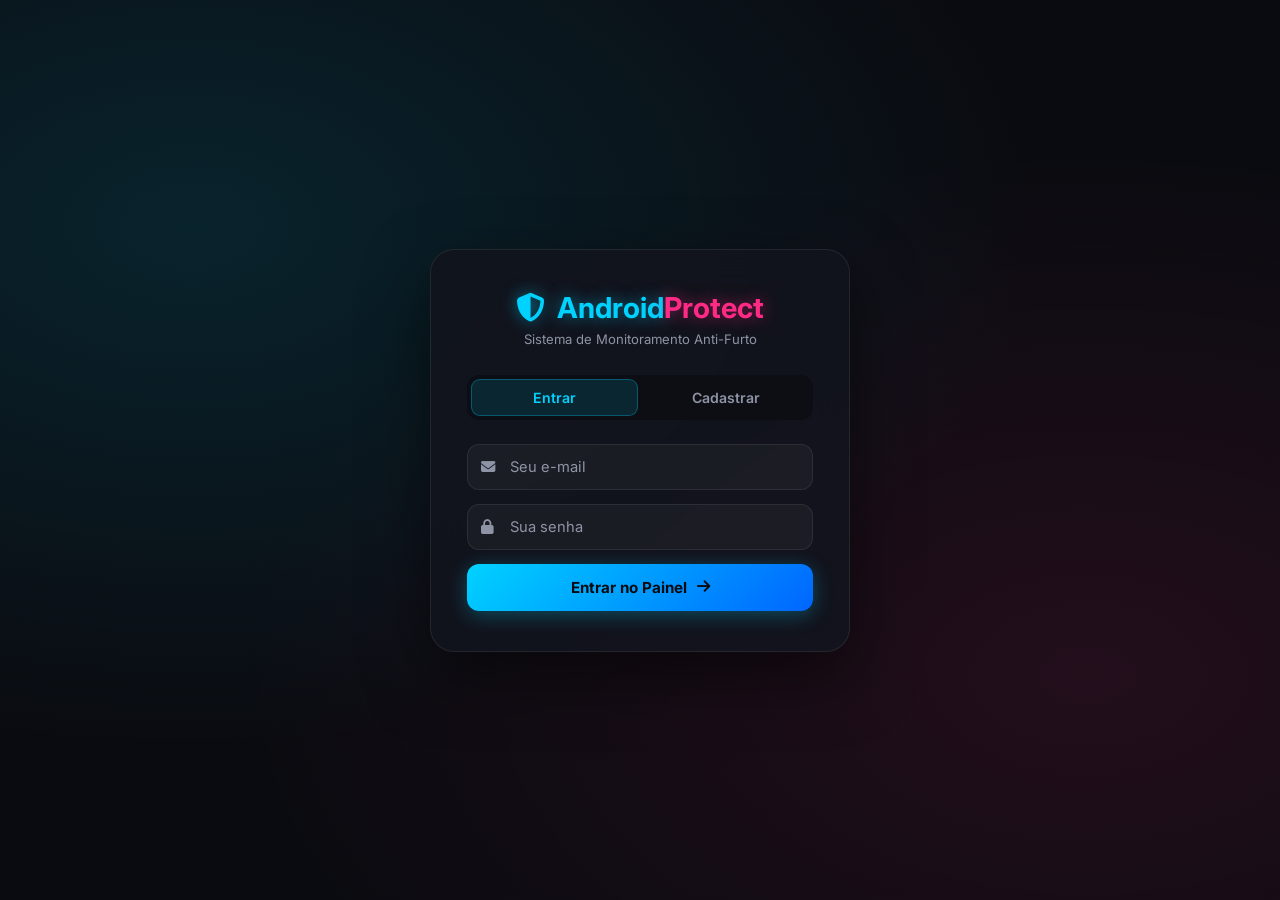
<file: server/src/main/resources/static/login.html>
<!DOCTYPE html>
<html lang="pt-BR">
<head>
    <meta charset="UTF-8">
    <meta name="viewport" content="width=device-width, initial-scale=1.0">
    <title>AndroidProtect — Acesso</title>
    <link href="https://fonts.googleapis.com/css2?family=Inter:wght@300;400;500;600;700&display=swap" rel="stylesheet">
    <link rel="stylesheet" href="https://cdnjs.cloudflare.com/ajax/libs/font-awesome/6.4.0/css/all.min.css">
    <link rel="stylesheet" href="login.css">
</head>
<body>
    <div class="login-bg">
        <div class="login-card">
            <!-- Logo -->
            <div class="login-logo">
                <i class="fa-solid fa-shield-halved"></i>
                <span>Android<span class="pink">Protect</span></span>
            </div>
            <p class="login-sub">Sistema de Monitoramento Anti-Furto</p>

            <!-- Tabs -->
            <div class="tab-row">
                <button class="tab active" id="tab-login" onclick="switchTab('login')">Entrar</button>
                <button class="tab" id="tab-register" onclick="switchTab('register')">Cadastrar</button>
            </div>

            <!-- Login Form -->
            <form id="form-login" onsubmit="doLogin(event)">
                <div class="field">
                    <i class="fa-solid fa-envelope"></i>
                    <input type="email" id="login-email" placeholder="Seu e-mail" required autocomplete="email">
                </div>
                <div class="field">
                    <i class="fa-solid fa-lock"></i>
                    <input type="password" id="login-pass" placeholder="Sua senha" required autocomplete="current-password">
                </div>
                <div id="login-error" class="form-error" style="display:none"></div>
                <button type="submit" class="btn-submit" id="login-btn">
                    <span>Entrar no Painel</span>
                    <i class="fa-solid fa-arrow-right"></i>
                </button>
            </form>

            <!-- Register Form -->
            <form id="form-register" style="display:none" onsubmit="doRegister(event)">
                <div class="trial-banner">
                    <i class="fa-solid fa-gift"></i>
                    <span><strong>30 dias grátis</strong> · 5 aparelhos · Acesso completo · Sem cartão</span>
                </div>
                <div class="field">
                    <i class="fa-solid fa-user"></i>
                    <input type="text" id="reg-name" placeholder="Seu nome" required autocomplete="name">
                </div>
                <div class="field">
                    <i class="fa-solid fa-envelope"></i>
                    <input type="email" id="reg-email" placeholder="Seu e-mail" required autocomplete="email">
                </div>
                <div class="field">
                    <i class="fa-solid fa-lock"></i>
                    <input type="password" id="reg-pass" placeholder="Criar senha (mín. 6 caracteres)" required autocomplete="new-password" minlength="6">
                </div>
                <div class="field">
                    <i class="fa-solid fa-lock"></i>
                    <input type="password" id="reg-pass2" placeholder="Confirmar senha" required autocomplete="new-password">
                </div>
                <div id="reg-error" class="form-error" style="display:none"></div>
                <button type="submit" class="btn-submit" id="reg-btn">
                    <span>Criar Conta</span>
                    <i class="fa-solid fa-user-plus"></i>
                </button>
            </form>

            <!-- Success: show link token -->
            <div id="success-panel" style="display:none">
                <div class="success-icon"><i class="fa-solid fa-circle-check"></i></div>
                <h3 class="success-title">Conta criada com sucesso!</h3>
                <p class="success-desc" style="color:#00e676;font-weight:600;margin-bottom:4px">
                    <i class="fa-solid fa-gift"></i> 30 dias grátis · 5 aparelhos liberados!
                </p>
                <p class="success-desc">Seu código de vinculação do aparelho é:</p>
                <div class="link-token-box" id="link-token-display"></div>
                <p class="success-hint">
                    <i class="fa-solid fa-info-circle"></i>
                    Digite este código no app AndroidProtect no seu celular para vincular o aparelho à sua conta.
                </p>
                <button class="btn-submit" id="go-panel-btn" onclick="window.location.href='/'">
                    <span>Acessar o Painel</span>
                    <i class="fa-solid fa-arrow-right"></i>
                </button>
                <p style="text-align:center;font-size:.78rem;color:var(--sub);margin-top:10px" id="redirect-hint">
                    Redirecionando automaticamente em <span id="redirect-countdown">5</span>s…
                </p>
            </div>
        </div>
    </div>
    <script src="login.js"></script>
</body>
</html>
</file>
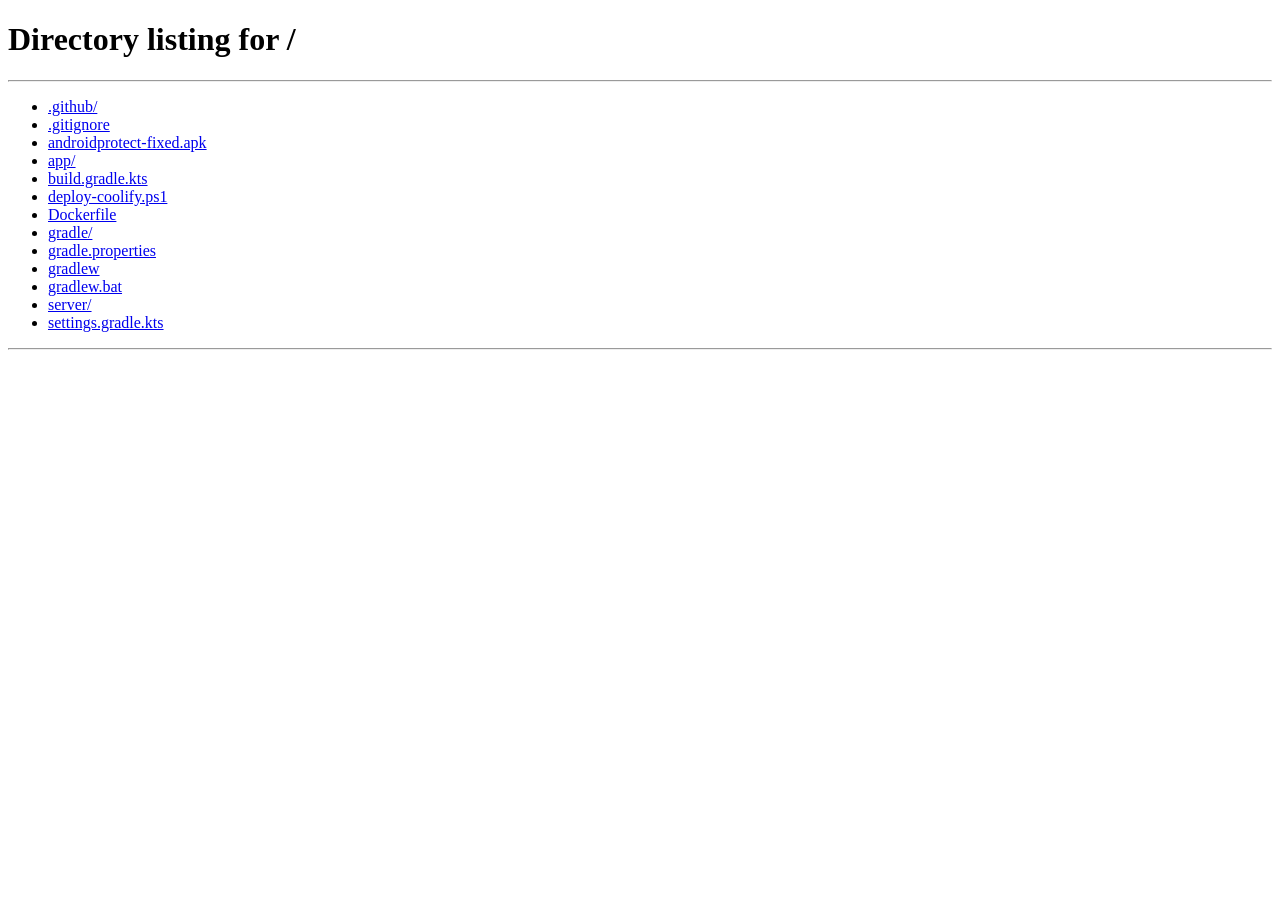
<file: server/src/main/resources/static/planos.html>
<!DOCTYPE html>
<html lang="pt-BR">
<head>
<meta charset="UTF-8">
<meta name="viewport" content="width=device-width,initial-scale=1">
<title>Planos – AndroidProtect</title>
<link rel="preconnect" href="https://fonts.googleapis.com">
<link href="https://fonts.googleapis.com/css2?family=Inter:wght@400;500;600;700;800&display=swap" rel="stylesheet">
<style>
*{box-sizing:border-box;margin:0;padding:0}
:root{--bg:#0f172a;--surface:#1e293b;--border:#334155;--accent:#6366f1;--green:#10b981;--yellow:#f59e0b;--red:#ef4444;--text:#f1f5f9;--sub:#94a3b8}
body{font-family:'Inter',sans-serif;background:var(--bg);color:var(--text);min-height:100vh}
.topbar{background:var(--surface);border-bottom:1px solid var(--border);padding:14px 24px;display:flex;align-items:center;justify-content:space-between}
.topbar .logo{font-weight:800;font-size:1.1rem;color:#fff;display:flex;align-items:center;gap:8px}
.topbar .logo span{background:var(--accent);border-radius:8px;padding:4px 8px;font-size:.9rem}
.topbar .user-info{color:var(--sub);font-size:.85rem}
.container{max-width:1000px;margin:0 auto;padding:32px 20px}
.status-card{background:var(--surface);border:1px solid var(--border);border-radius:16px;padding:24px;margin-bottom:32px;display:flex;align-items:center;gap:20px}
.status-icon{width:48px;height:48px;border-radius:50%;display:flex;align-items:center;justify-content:center;font-size:1.5rem;flex-shrink:0}
.status-icon.trial{background:rgba(245,158,11,.15)}
.status-icon.active{background:rgba(16,185,129,.15)}
.status-icon.expired{background:rgba(239,68,68,.15)}
.status-icon.none{background:rgba(99,102,241,.15)}
.status-text h2{font-size:1rem;font-weight:600;margin-bottom:4px}
.status-text p{color:var(--sub);font-size:.85rem}
.badge{display:inline-block;padding:3px 10px;border-radius:20px;font-size:.75rem;font-weight:600}
.badge.trial{background:rgba(245,158,11,.15);color:var(--yellow)}
.badge.active{background:rgba(16,185,129,.15);color:var(--green)}
.badge.expired{background:rgba(239,68,68,.15);color:var(--red)}
.section-title{font-size:1.25rem;font-weight:700;margin-bottom:20px}
.plans-grid{display:grid;grid-template-columns:repeat(auto-fit,minmax(220px,1fr));gap:20px;margin-bottom:40px}
.plan-card{background:var(--surface);border:1px solid var(--border);border-radius:16px;padding:24px;cursor:pointer;transition:all .2s;position:relative}
.plan-card:hover{border-color:var(--accent);transform:translateY(-2px)}
.plan-card.selected{border-color:var(--accent);background:rgba(99,102,241,.07)}
.plan-card.featured{border-color:var(--accent)}
.plan-badge{position:absolute;top:-10px;left:50%;transform:translateX(-50%);background:var(--accent);color:#fff;font-size:.7rem;font-weight:700;padding:3px 12px;border-radius:20px;white-space:nowrap}
.plan-name{font-weight:700;font-size:1rem;margin-bottom:4px}
.plan-price{font-size:1.75rem;font-weight:800;color:var(--accent);margin-bottom:4px}
.plan-price span{font-size:.9rem;font-weight:400;color:var(--sub)}
.plan-duration{color:var(--sub);font-size:.8rem;margin-bottom:12px}
.plan-devices{font-size:.82rem;color:var(--sub);padding-top:12px;border-top:1px solid var(--border)}
.btn{display:inline-flex;align-items:center;justify-content:center;gap:8px;padding:12px 24px;border-radius:10px;font-weight:600;font-size:.9rem;cursor:pointer;border:none;transition:all .2s}
.btn-primary{background:var(--accent);color:#fff}
.btn-primary:hover{background:#4f46e5}
.btn-outline{background:transparent;color:var(--sub);border:1px solid var(--border)}
.btn-outline:hover{border-color:var(--accent);color:var(--accent)}
.btn:disabled{opacity:.5;cursor:not-allowed}
.pay-section{background:var(--surface);border:1px solid var(--border);border-radius:16px;padding:28px;margin-top:8px}
.pay-section h3{font-size:1rem;font-weight:700;margin-bottom:20px}
.pix-box{text-align:center}
.pix-qr{border-radius:12px;margin-bottom:16px;max-width:200px;border:4px solid #fff}
.pix-code-area{background:var(--bg);border:1px solid var(--border);border-radius:10px;padding:12px;margin-bottom:16px;word-break:break-all;font-size:.75rem;color:var(--sub);max-height:80px;overflow:auto}
.pix-copy-btn{width:100%;margin-bottom:12px}
.pix-status{font-size:.82rem;color:var(--sub);display:flex;align-items:center;gap:6px;justify-content:center}
.pix-status .dot{width:8px;height:8px;border-radius:50%;background:var(--yellow);animation:pulse 1.5s infinite}
@keyframes pulse{0%,100%{opacity:1}50%{opacity:.3}}
.success-anim{text-align:center;padding:32px}
.success-anim .check{font-size:3rem;margin-bottom:12px}
.success-anim h3{font-weight:700;font-size:1.2rem;margin-bottom:6px}
.success-anim p{color:var(--sub);font-size:.9rem}
.loader{width:20px;height:20px;border:2px solid rgba(255,255,255,.3);border-top-color:#fff;border-radius:50%;animation:spin .7s linear infinite}
@keyframes spin{to{transform:rotate(360deg)}}
</style>
</head>
<body>
<div class="topbar">
  <div class="logo"><span>AP</span> AndroidProtect</div>
  <div class="user-info" id="topUserInfo">Carregando…</div>
</div>

<div class="container">
  <!-- Status atual -->
  <div class="status-card" id="statusCard" style="display:none">
    <div class="status-icon" id="statusIcon">⏳</div>
    <div class="status-text">
      <div id="statusBadge"></div>
      <h2 id="statusTitle" style="margin-top:6px"></h2>
      <p id="statusSub"></p>
    </div>
  </div>

  <div class="section-title">Escolha seu plano</div>
  <div class="plans-grid" id="plansGrid"></div>

  <!-- Pagamento PIX -->
  <div class="pay-section" id="paySection" style="display:none">
    <h3 id="payTitle">Pagamento via PIX</h3>
    <div class="pix-box" id="pixBox">
      <div style="color:var(--sub);font-size:.9rem">Gerando cobrança…</div>
    </div>
    <div class="success-anim" id="successBox" style="display:none">
      <div class="check">✅</div>
      <h3>Pagamento confirmado!</h3>
      <p>Seu plano foi ativado com sucesso.</p>
      <button class="btn btn-primary" style="margin-top:20px" onclick="location.href='/'">Ir para o painel</button>
    </div>
  </div>
</div>

<script>
const API = '';
let authToken = localStorage.getItem('authToken') || localStorage.getItem('token') || '';
let selectedPlanId = null;
let currentPaymentId = null;
let pollInterval = null;

async function api(method, path, body) {
  const opts = { method, headers: { 'Content-Type': 'application/json' } };
  if (authToken) opts.headers['Authorization'] = 'Bearer ' + authToken;
  if (body) opts.body = JSON.stringify(body);
  const r = await fetch(API + path, opts);
  return r.json();
}

async function init() {
  if (!authToken) { location.href = '/'; return; }
  try {
    const me = await api('GET', '/api/auth/me');
    if (me.error) { localStorage.clear(); location.href = '/'; return; }
    document.getElementById('topUserInfo').textContent = me.email || me.username || '';
    await loadStatus();
    await loadPlans();
  } catch(e) { location.href = '/'; }
}

async function loadStatus() {
  const s = await api('GET', '/api/subscription/status');
  const card = document.getElementById('statusCard');
  card.style.display = 'flex';
  const icon = document.getElementById('statusIcon');
  const badge = document.getElementById('statusBadge');
  const title = document.getElementById('statusTitle');
  const sub = document.getElementById('statusSub');
  if (s.status === 'trial') {
    icon.className = 'status-icon trial'; icon.textContent = '⏳';
    badge.innerHTML = '<span class="badge trial">Trial Gratuito</span>';
    title.textContent = s.daysRemaining + ' dia(s) restante(s) no trial';
    sub.textContent = 'Assine um plano para continuar monitorando após o período gratuito.';
  } else if (s.status === 'active') {
    icon.className = 'status-icon active'; icon.textContent = '✅';
    badge.innerHTML = '<span class="badge active">Ativo — ' + (s.plan?.name || '') + '</span>';
    title.textContent = s.daysRemaining + ' dia(s) restante(s)';
    sub.textContent = 'Seu plano está ativo. Obrigado!';
  } else if (s.status === 'expired') {
    icon.className = 'status-icon expired'; icon.textContent = '🔴';
    badge.innerHTML = '<span class="badge expired">Expirado</span>';
    title.textContent = 'Acesso encerrado';
    sub.textContent = 'Seu trial ou plano expirou. Renove para continuar.';
  } else {
    icon.className = 'status-icon none'; icon.textContent = '💳';
    badge.innerHTML = '<span class="badge trial">Sem plano</span>';
    title.textContent = 'Sem assinatura ativa';
    sub.textContent = 'Escolha um plano abaixo para começar.';
  }
}

async function loadPlans() {
  const plans = await api('GET', '/api/plans');
  const grid = document.getElementById('plansGrid');
  grid.innerHTML = '';
  plans.forEach(p => {
    const card = document.createElement('div');
    card.className = 'plan-card';
    card.dataset.id = p.id;
    card.innerHTML = `
      <div class="plan-name">${p.name}</div>
      <div class="plan-price">R$ ${p.priceStr}<span>/ ${p.durationDays >= 365 ? 'ano' : p.durationDays >= 180 ? '6 meses' : p.durationDays >= 90 ? '3 meses' : 'mês'}</span></div>
      <div class="plan-duration">${p.durationDays} dias de acesso</div>
      <div class="plan-devices">Até ${p.maxDevices} dispositivo(s)</div>
    `;
    card.addEventListener('click', () => selectPlan(p));
    grid.appendChild(card);
  });
}

function selectPlan(p) {
  selectedPlanId = p.id;
  document.querySelectorAll('.plan-card').forEach(c => c.classList.remove('selected'));
  document.querySelector(`.plan-card[data-id="${p.id}"]`)?.classList.add('selected');
  showPaySection(p);
}

async function showPaySection(p) {
  const section = document.getElementById('paySection');
  const pixBox = document.getElementById('pixBox');
  const title = document.getElementById('payTitle');
  title.textContent = `Pagamento — ${p.name} (R$ ${p.priceStr})`;
  section.style.display = 'block';
  document.getElementById('successBox').style.display = 'none';
  pixBox.style.display = 'block';
  pixBox.innerHTML = '<div style="color:var(--sub);display:flex;align-items:center;gap:8px;justify-content:center"><div class="loader"></div> Gerando cobrança PIX…</div>';
  section.scrollIntoView({ behavior: 'smooth' });

  const result = await api('POST', '/api/subscription/pay', { planId: String(p.id) });
  if (result.error) {
    pixBox.innerHTML = `<div style="color:var(--red)">${result.error}</div>`;
    return;
  }

  if (result.status === 'paid') {
    showSuccess();
    return;
  }

  currentPaymentId = result.paymentId;
  renderPix(result);
  startPolling();
}

function renderPix(r) {
  const pixBox = document.getElementById('pixBox');
  const qrHtml = r.pixQrcode
    ? `<img src="${r.pixQrcode}" class="pix-qr" alt="QR Code PIX">`
    : '<div style="color:var(--sub);font-size:.85rem;margin-bottom:16px">QR code não disponível. Use o código abaixo.</div>';
  pixBox.innerHTML = `
    ${qrHtml}
    <div style="font-size:.9rem;font-weight:600;margin-bottom:10px">Valor: <strong>R$ ${r.amountStr}</strong></div>
    ${r.pixCode ? `
    <div class="pix-code-area" id="pixCodeText">${r.pixCode}</div>
    <button class="btn btn-primary pix-copy-btn" onclick="copyPix()">📋 Copiar código PIX</button>` : ''}
    <div class="pix-status"><div class="dot"></div> Aguardando pagamento…</div>
    <div style="color:var(--sub);font-size:.78rem;margin-top:8px">O código expira em 1 hora. Após o pagamento, a ativação é automática.</div>
  `;
}

function copyPix() {
  const code = document.getElementById('pixCodeText')?.textContent || '';
  navigator.clipboard.writeText(code).then(() => alert('Código copiado!'));
}

function startPolling() {
  clearInterval(pollInterval);
  pollInterval = setInterval(async () => {
    if (!currentPaymentId) return;
    const r = await api('GET', `/api/payment/${currentPaymentId}`);
    if (r.status === 'paid') { clearInterval(pollInterval); showSuccess(); }
  }, 5000);
}

function showSuccess() {
  document.getElementById('pixBox').style.display = 'none';
  document.getElementById('successBox').style.display = 'block';
  loadStatus();
}

init();
</script>
</body>
</html>
</file>
<file: server/src/main/resources/static/login.css>
* { margin: 0; padding: 0; box-sizing: border-box; }

:root {
    --bg: #0a0b10;
    --card: rgba(18, 20, 29, 0.9);
    --border: rgba(255,255,255,0.08);
    --blue: #00d2ff;
    --pink: #ff2a85;
    --text: #f1f2f6;
    --sub: #8e94a5;
}

body {
    font-family: 'Inter', sans-serif;
    background: var(--bg);
    min-height: 100vh;
    display: flex;
    align-items: center;
    justify-content: center;
    background-image:
        radial-gradient(at 15% 25%, rgba(0,210,255,0.12) 0, transparent 55%),
        radial-gradient(at 85% 75%, rgba(255,42,133,0.10) 0, transparent 55%);
}

.login-bg {
    width: 100%;
    min-height: 100vh;
    display: flex;
    align-items: center;
    justify-content: center;
    padding: 20px;
}

.login-card {
    background: var(--card);
    border: 1px solid var(--border);
    border-radius: 24px;
    padding: 40px 36px;
    width: 100%;
    max-width: 420px;
    backdrop-filter: blur(16px);
    box-shadow: 0 24px 64px rgba(0,0,0,0.5);
    animation: cardIn 0.35s cubic-bezier(0.4,0,0.2,1);
}

@keyframes cardIn {
    from { opacity: 0; transform: translateY(20px); }
    to   { opacity: 1; transform: none; }
}

/* ── Logo ── */
.login-logo {
    display: flex;
    align-items: center;
    gap: 12px;
    font-size: 1.8rem;
    font-weight: 700;
    color: var(--blue);
    text-shadow: 0 0 16px rgba(0,210,255,0.5);
    margin-bottom: 6px;
    justify-content: center;
}
.login-logo .pink { color: var(--pink); text-shadow: 0 0 16px rgba(255,42,133,0.5); }
.login-sub {
    text-align: center;
    color: var(--sub);
    font-size: 0.82rem;
    margin-bottom: 28px;
}

/* ── Tabs ── */
.tab-row {
    display: flex;
    gap: 4px;
    background: rgba(0,0,0,0.3);
    border-radius: 12px;
    padding: 4px;
    margin-bottom: 24px;
}
.tab {
    flex: 1;
    background: none;
    border: none;
    color: var(--sub);
    padding: 10px;
    border-radius: 9px;
    font-size: 0.88rem;
    font-weight: 600;
    cursor: pointer;
    transition: all 0.2s;
    font-family: 'Inter', sans-serif;
}
.tab.active {
    background: rgba(0,210,255,0.12);
    color: var(--blue);
    box-shadow: inset 0 0 0 1px rgba(0,210,255,0.3);
}

/* ── Fields ── */
.field {
    position: relative;
    margin-bottom: 14px;
}
.field i {
    position: absolute;
    left: 14px;
    top: 50%;
    transform: translateY(-50%);
    color: var(--sub);
    font-size: 0.9rem;
    pointer-events: none;
}
.field input {
    width: 100%;
    background: rgba(255,255,255,0.04);
    border: 1px solid var(--border);
    border-radius: 12px;
    padding: 13px 14px 13px 42px;
    color: var(--text);
    font-size: 0.92rem;
    font-family: 'Inter', sans-serif;
    outline: none;
    transition: border-color 0.2s, box-shadow 0.2s;
}
.field input:focus {
    border-color: var(--blue);
    box-shadow: 0 0 0 3px rgba(0,210,255,0.1);
}
.field input::placeholder { color: var(--sub); }

/* ── Submit button ── */
.btn-submit {
    width: 100%;
    background: linear-gradient(135deg, var(--blue), #0066ff);
    border: none;
    border-radius: 12px;
    padding: 14px;
    color: #0a0b10;
    font-size: 0.95rem;
    font-weight: 700;
    font-family: 'Inter', sans-serif;
    cursor: pointer;
    display: flex;
    align-items: center;
    justify-content: center;
    gap: 10px;
    margin-top: 6px;
    transition: opacity 0.2s, transform 0.15s, box-shadow 0.2s;
    box-shadow: 0 4px 20px rgba(0,210,255,0.3);
}
.btn-submit:hover { opacity: 0.9; transform: translateY(-1px); }
.btn-submit:active { transform: none; }
.btn-submit:disabled { opacity: 0.5; cursor: not-allowed; transform: none; }

/* ── Error ── */
.form-error {
    background: rgba(255,56,56,0.1);
    border: 1px solid rgba(255,56,56,0.3);
    border-radius: 10px;
    color: #ff6b6b;
    font-size: 0.82rem;
    padding: 10px 14px;
    margin-bottom: 12px;
}

/* ── Success panel ── */
.success-icon {
    text-align: center;
    font-size: 3rem;
    color: #39ff14;
    text-shadow: 0 0 20px rgba(57,255,20,0.5);
    margin-bottom: 12px;
}
.success-title {
    text-align: center;
    font-size: 1.1rem;
    color: var(--text);
    margin-bottom: 8px;
}
.success-desc {
    text-align: center;
    color: var(--sub);
    font-size: 0.85rem;
    margin-bottom: 14px;
}
.link-token-box {
    background: rgba(0,0,0,0.4);
    border: 2px solid var(--blue);
    border-radius: 14px;
    padding: 18px;
    text-align: center;
    font-size: 2rem;
    font-weight: 800;
    letter-spacing: 6px;
    color: var(--blue);
    text-shadow: 0 0 16px rgba(0,210,255,0.6);
    font-family: 'JetBrains Mono', 'Courier New', monospace;
    margin-bottom: 14px;
    cursor: pointer;
    user-select: all;
    transition: background 0.2s;
}
.link-token-box:hover { background: rgba(0,210,255,0.06); }
.link-token-box:active { background: rgba(0,210,255,0.12); }
.success-hint {
    background: rgba(0,210,255,0.06);
    border: 1px solid rgba(0,210,255,0.15);
    border-radius: 10px;
    padding: 12px 14px;
    font-size: 0.8rem;
    color: var(--sub);
    line-height: 1.5;
    display: flex;
    gap: 8px;
    margin-bottom: 18px;
}
.success-hint i { color: var(--blue); flex-shrink: 0; margin-top: 2px; }

.trial-banner {
    display: flex; align-items: flex-start; gap: 10px;
    background: rgba(0, 230, 118, .08);
    border: 1px solid rgba(0, 230, 118, .22);
    border-radius: 10px;
    padding: 11px 14px;
    margin-bottom: 18px;
    font-size: .82rem;
    color: #d0f5e3;
    line-height: 1.5;
}
.trial-banner i { color: #00e676; font-size: 1rem; flex-shrink: 0; margin-top: 1px; }
.trial-banner strong { color: #00e676; }

/* ── Mobile ── */
@media (max-width: 480px) {
    .login-card { padding: 28px 20px; border-radius: 20px; }
    .link-token-box { font-size: 1.6rem; letter-spacing: 4px; }
}
</file>
